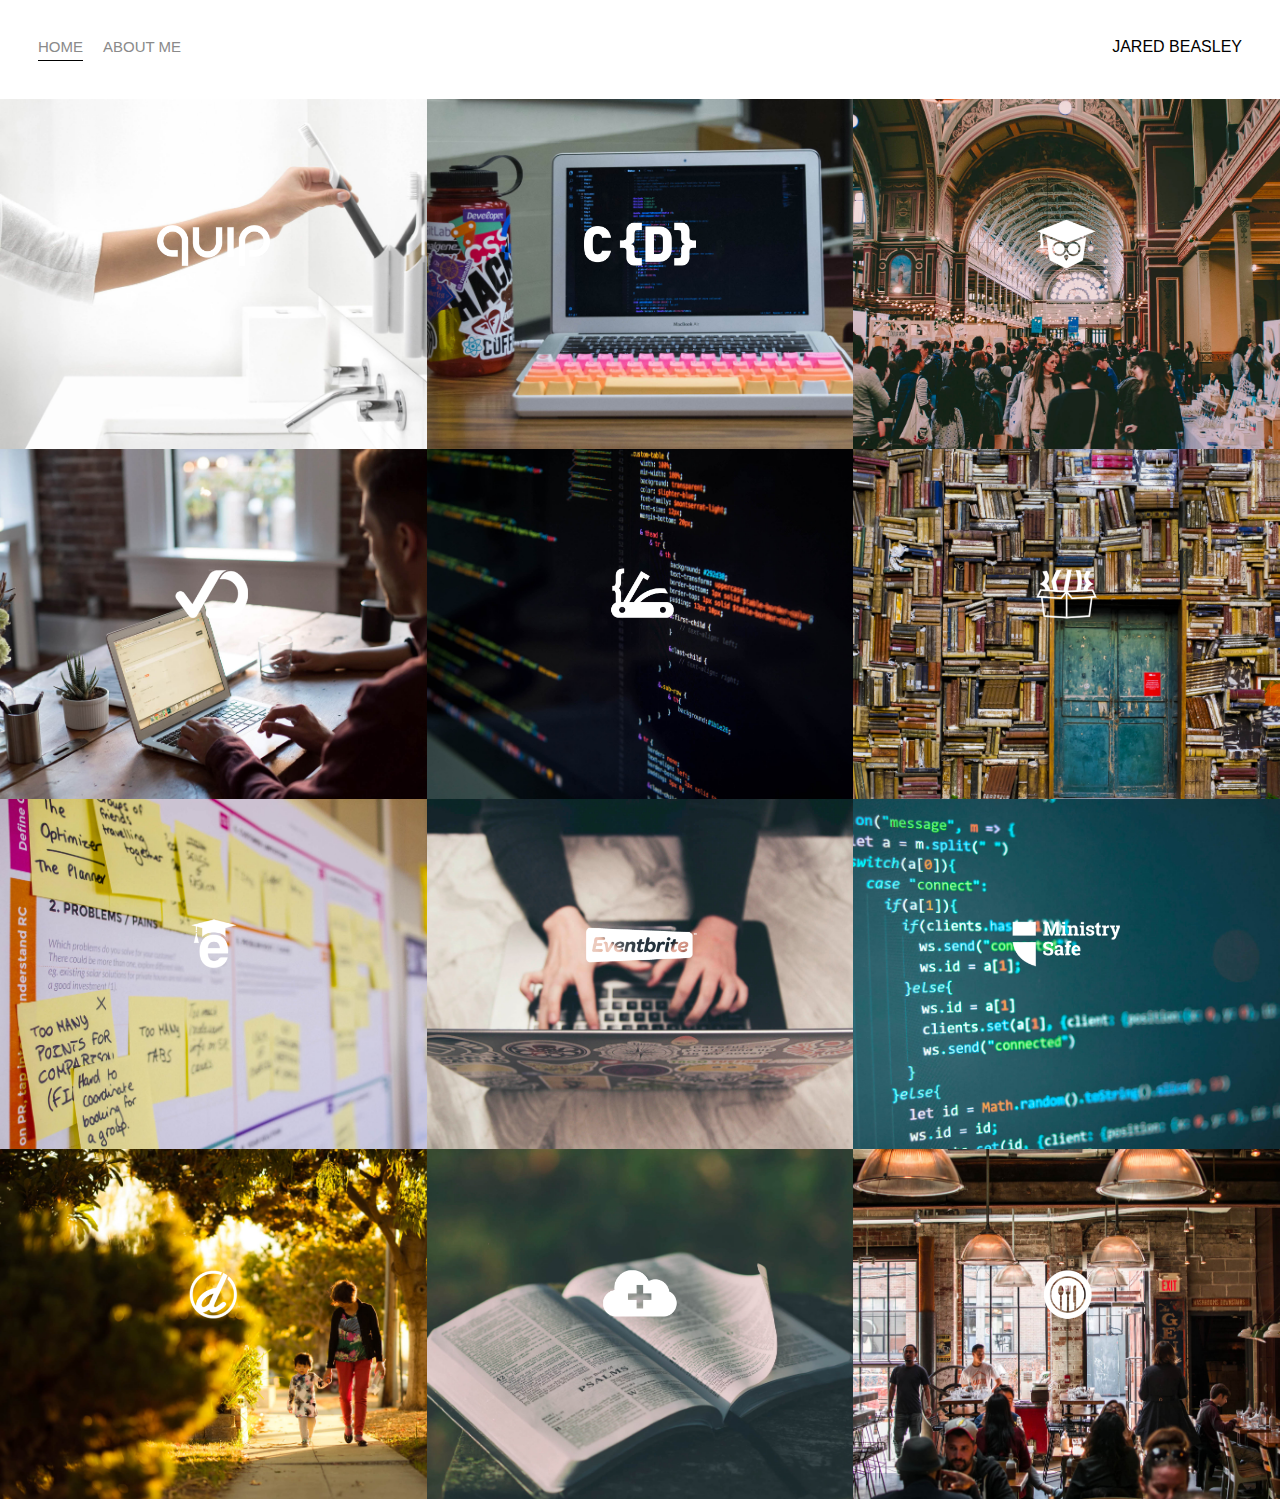
<file: index.html>
<!DOCTYPE html>
<html lang="pl">
    <head>

        <meta charset="UTF-8">
        <title>JARED BEASLEY</title>
        <link href="https://fonts.googleapis.com/css2?family=Varela+Round&display=swap" rel="stylesheet">
        <link rel="stylesheet" href="styles.css">
        
        <meta http-equiv="X-Ua-Compatible" content="IE=edge,chrome=1">

    </head>
    <body>

        <div class="container">
            <div class="navbar">
                
                <div class="left-side">

                    <div class="nav-link active-nav-link">
                        <a href="index.html">Home</a>
                    </div>
                    <div class="nav-link">
                        <a href="omnie.html">About me</a>
                    </div>

                </div>

                <div class="right-side">
                    <div class="brand">
                        <div>JARED BEASLEY</div>
                    </div>

                </div>
            
            </div>

            <div class="content-wrapper">
                <div class="portfolio-items-wrapper">
                    
                    <div class="portfolio-item-wrapper">
                        <div class="portfolio-img-background" style="background-image: url(images/portfolio1.jpg);"></div>

                        <div class="img-text-wrapper">
                            <div class="logo-wrapper">
                                <img src="images/logos/quip.png">
                            </div>

                            <div class="subtitle">
                                Lorem ipsum dolor sit amet consectetur adipisicing elit
                            </div>
                        </div>
                    </div> 
                    
                    <div class="portfolio-item-wrapper">
                        <div class="portfolio-img-background" style="background-image: url(images/portfolio2.jpg);"></div>

                        <div class="img-text-wrapper">
                            <div class="logo-wrapper">
                                <img src="images/logos/crondose.png">
                            </div>

                            <div class="subtitle">
                                Lorem ipsum dolor sit amet consectetur adipisicing elit
                            </div>
                        </div>
                    </div> 
                    
                    <div class="portfolio-item-wrapper">
                        <div class="portfolio-img-background" style="background-image: url(images/portfolio3.jpg);"></div>

                        <div class="img-text-wrapper">
                            <div class="logo-wrapper">
                                <img src="images/logos/dailysmarty.png">
                            </div>

                            <div class="subtitle">
                                Lorem ipsum dolor sit amet consectetur adipisicing elit
                            </div>
                        </div>
                    </div>  
                    
                    <div class="portfolio-item-wrapper">
                        <div class="portfolio-img-background" style="background-image: url(images/portfolio4.jpg);"></div>

                        <div class="img-text-wrapper">
                            <div class="logo-wrapper">
                                <img src="images/logos/dashtrack.png">
                            </div>

                            <div class="subtitle">
                                Lorem ipsum dolor sit amet consectetur adipisicing elit
                            </div>
                        </div>
                    </div>  
                    
                    <div class="portfolio-item-wrapper">
                        <div class="portfolio-img-background" style="background-image: url(images/portfolio5.jpg);"></div>

                        <div class="img-text-wrapper">
                            <div class="logo-wrapper">
                                <img src="images/logos/devcamp.png">
                            </div>

                            <div class="subtitle">
                                Lorem ipsum dolor sit amet consectetur adipisicing elit
                            </div>
                        </div>
                    </div> 
                    
                    <div class="portfolio-item-wrapper">
                        <div class="portfolio-img-background" style="background-image: url(images/portfolio6.jpg);"></div>

                        <div class="img-text-wrapper">
                            <div class="logo-wrapper">
                                <img src="images/logos/devtrunk.png">
                            </div>

                            <div class="subtitle">
                                Lorem ipsum dolor sit amet consectetur adipisicing elit
                            </div>
                        </div>
                    </div> 
                    
                    <div class="portfolio-item-wrapper">
                        <div class="portfolio-img-background" style="background-image: url(images/portfolio7.jpg);"></div>

                        <div class="img-text-wrapper">
                            <div class="logo-wrapper">
                                <img src="images/logos/edutechional.png">
                            </div>

                            <div class="subtitle">
                                Lorem ipsum dolor sit amet consectetur adipisicing elit
                            </div>
                        </div>
                    </div> 
                    
                    <div class="portfolio-item-wrapper">
                        <div class="portfolio-img-background" style="background-image: url(images/portfolio8.jpg);"></div>

                        <div class="img-text-wrapper">
                            <div class="logo-wrapper">
                                <img src="images/logos/eventbrite.png">
                            </div>

                            <div class="subtitle">
                                Lorem ipsum dolor sit amet consectetur adipisicing elit
                            </div>
                        </div>
                    </div>
                    
                    <div class="portfolio-item-wrapper">
                        <div class="portfolio-img-background" style="background-image: url(images/portfolio9.jpg);"></div>

                        <div class="img-text-wrapper">
                            <div class="logo-wrapper">
                                <img src="images/logos/ministry-safe.png">
                            </div>

                            <div class="subtitle">
                                Lorem ipsum dolor sit amet consectetur adipisicing elit
                            </div>
                        </div>
                    </div>
                    
                    <div class="portfolio-item-wrapper">
                        <div class="portfolio-img-background" style="background-image: url(images/portfolio10.jpg);"></div>

                        <div class="img-text-wrapper">
                            <div class="logo-wrapper">
                                <img src="images/logos/open-devos.png">
                            </div>

                            <div class="subtitle">
                                Lorem ipsum dolor sit amet consectetur adipisicing elit
                            </div>
                        </div>
                    </div> 
                    
                    <div class="portfolio-item-wrapper">
                        <div class="portfolio-img-background" style="background-image: url(images/portfolio11.jpg);"></div>

                        <div class="img-text-wrapper">
                            <div class="logo-wrapper">
                                <img src="images/logos/shop-hacker.png">
                            </div>

                            <div class="subtitle">
                                Lorem ipsum dolor sit amet consectetur adipisicing elit
                            </div>
                        </div>
                    </div>  
                    
                    <div class="portfolio-item-wrapper">
                        <div class="portfolio-img-background" style="background-image: url(images/portfolio12.jpg);"></div>

                        <div class="img-text-wrapper">
                            <div class="logo-wrapper">
                                <img src="images/logos/toastability.png">
                            </div>

                            <div class="subtitle">
                                Lorem ipsum dolor sit amet consectetur adipisicing elit
                            </div>
                        </div>
                    </div>       

                </div>
            </div>
            
        </div>

    </body>

    <script>
        const portfolioItems = document.querySelectorAll('.portfolio-item-wrapper');

        portfolioItems.forEach(portfolioItem => {
            portfolioItem.addEventListener('mouseover', () => {
                console.log(portfolioItem.childNodes[1].classList)
                portfolioItem.childNodes[1].classList.add('img-darken');
            });

            portfolioItem.addEventListener('mouseout', () => {
                console.log(portfolioItem.childNodes[1].classList)
                portfolioItem.childNodes[1].classList.remove('img-darken');
            });
        });
     
    </script>

</html>
</file>
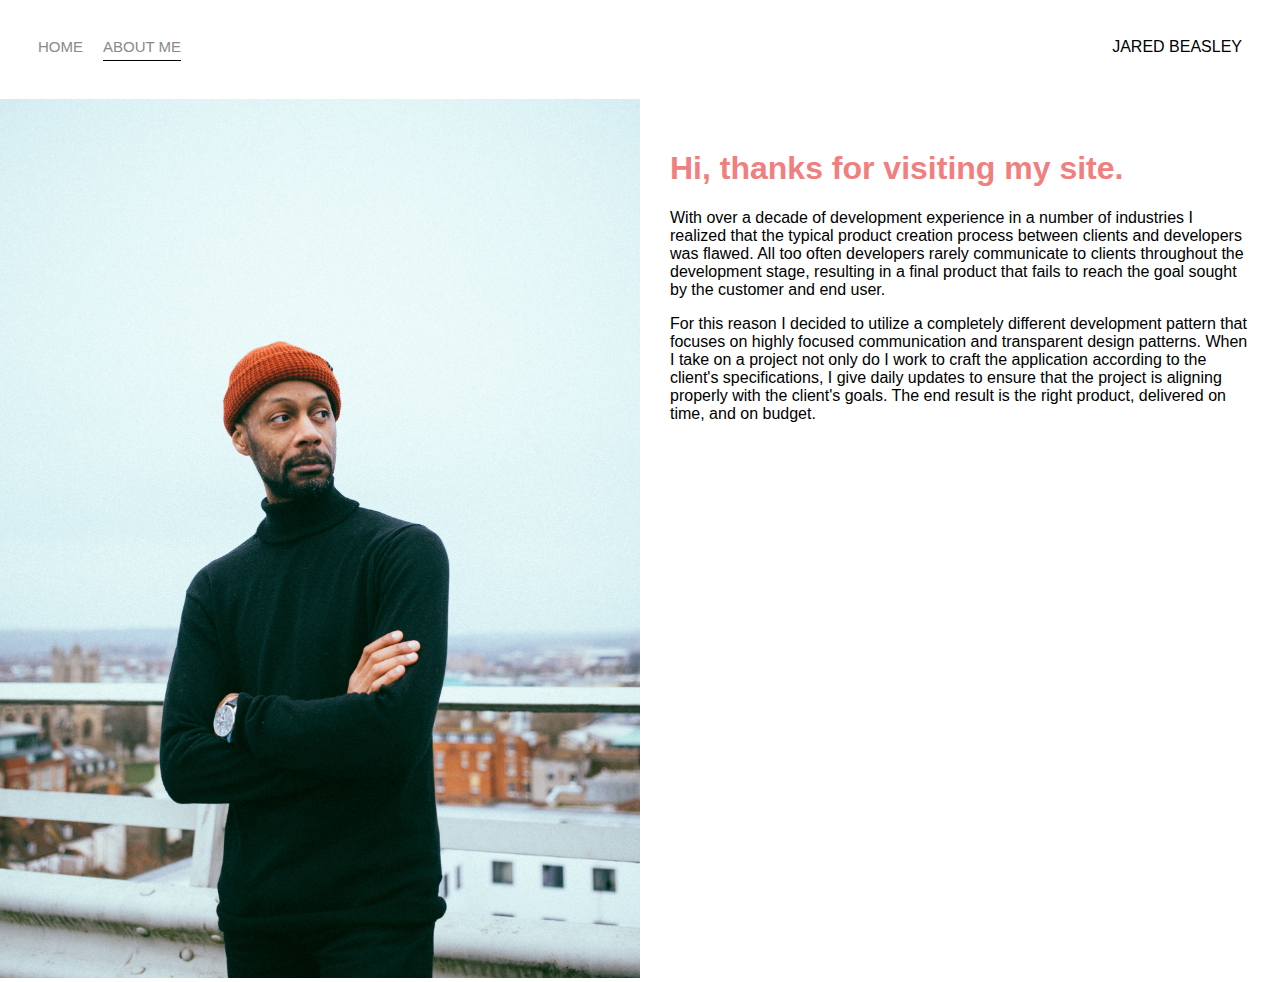
<file: omnie.html>
<!DOCTYPE html>
<html lang="pl">
    <head>

        <meta charset="UTF-8">
        <title>O mnie</title>
        <link href="https://fonts.googleapis.com/css2?family=Varela+Round&display=swap" rel="stylesheet">
        <link rel="stylesheet" href="styles.css">
        
        <meta http-equiv="X-Ua-Compatible" content="IE=edge,chrome=1">

    </head>
    <body>

        <div class="container">
            <div class="navbar">
                
                <div class="left-side">

                    <div class="nav-link">
                        <a href="index.html">Home</a>
                    </div>
                    <div class="nav-link active-nav-link">
                        <a href="omnie.html">About me</a>
                    </div>

                </div>

                <div class="right-side">
                    <div class="brand">
                        <div>JARED BEASLEY</div>
                    </div>
                </div>
            </div>

            <div class="content-wrapper">
                <div class="two-column-wrapper">
                    <div class="profile-image-wrapper">
                        <img src="images/profile 1.jpg">
                    </div>

                    <div class="profile-content-wrapper">
                       <h1> Hi, thanks for visiting my site.</h1>
                        <p>With over a decade of development experience in a number of industries I realized that the typical product creation process between clients and developers was flawed. All too often developers rarely communicate to clients throughout the development stage, resulting in a final product that fails to reach the goal sought by the customer and end user.</p>
                        <p>For this reason I decided to utilize a completely different development pattern that focuses on highly focused communication and transparent design patterns. When I take on a project not only do I work to craft the application according to the client's specifications, I give daily updates to ensure that the project is aligning properly with the client's goals. The end result is the right product, delivered on time, and on budget.</p>
                    </div>

                </div>
            </div>
            
        </div>

    </body>

</html>
</file>
<file: styles.css>
/*MASTER STYLES */
body{
    font-family: "Lato", sans-serif;
    margin: 0px;

}

.container{
    display: grid;
    grid-template-columns: 1fr;
}

/*NAV STYLES */
.navbar{
    display: flex;
    justify-content: space-between;
    padding: 38px;
}

.left-side{
    display: flex;
}

.navbar > .left-side > div{
    margin-right: 20px;
    font-size: 15px;
    text-transform: uppercase; 
}

.nav-link{
    height: 22px;
    border-bottom: 1px solid transparent;
    transition: border-bottom 0,5s;
}

.nav-link a{
    color: #8a8a8a;
    text-decoration: none;
    transition: color 0,5s;
}

.nav-link :hover{
    border-bottom: 1px solid black;
}

.nav-link a:hover{
    color: black;
}    

.active-nav-link {
    border-bottom: 1px solid black;
}

.active-nav-link a {
    border-bottom:black !important;
}


/*PORTFOLIO STYLES */

.portfolio-items-wrapper{
    display: grid;
    grid-template-columns: 1fr 1fr 1fr;
}

.portfolio-item-wrapper{
    position: relative;
}

.portfolio-img-background{
    background-size: cover;
    background-position: center;
    background-repeat: no-repeat;
    height: 350px;
    width: 100%;
    
}

.img-text-wrapper{
    position: absolute;
    top: 0;
    display: flex;
    flex-direction: column;
    justify-content: center;
    align-items: center;
    height: 100%;
    text-align: center;
    padding-left: 100px;
    padding-right: 100px;
}

.logo-wrapper img {
    width: 50%;
    margin-bottom: 20px;
}

.img-text-wrapper .subtitle {
    transition: 1s;
    font-weight: 600;
    color: transparent;
}

.img-text-wrapper:hover .subtitle {
    font-weight: 600;
    color: lightcoral;
}

.img-darken {
    transition: 1s;
    filter: brightness(10%);
}

/*O mnie*/

.two-column-wrapper {
    display: grid;
    grid-template-columns: 1fr 1fr;
}

.profile-image-wrapper img {
    width: 100%;
    
}

.profile-content-wrapper {
    padding: 30px;
}

.profile-content-wrapper h1 {
    color: lightcoral;
}
</file>
